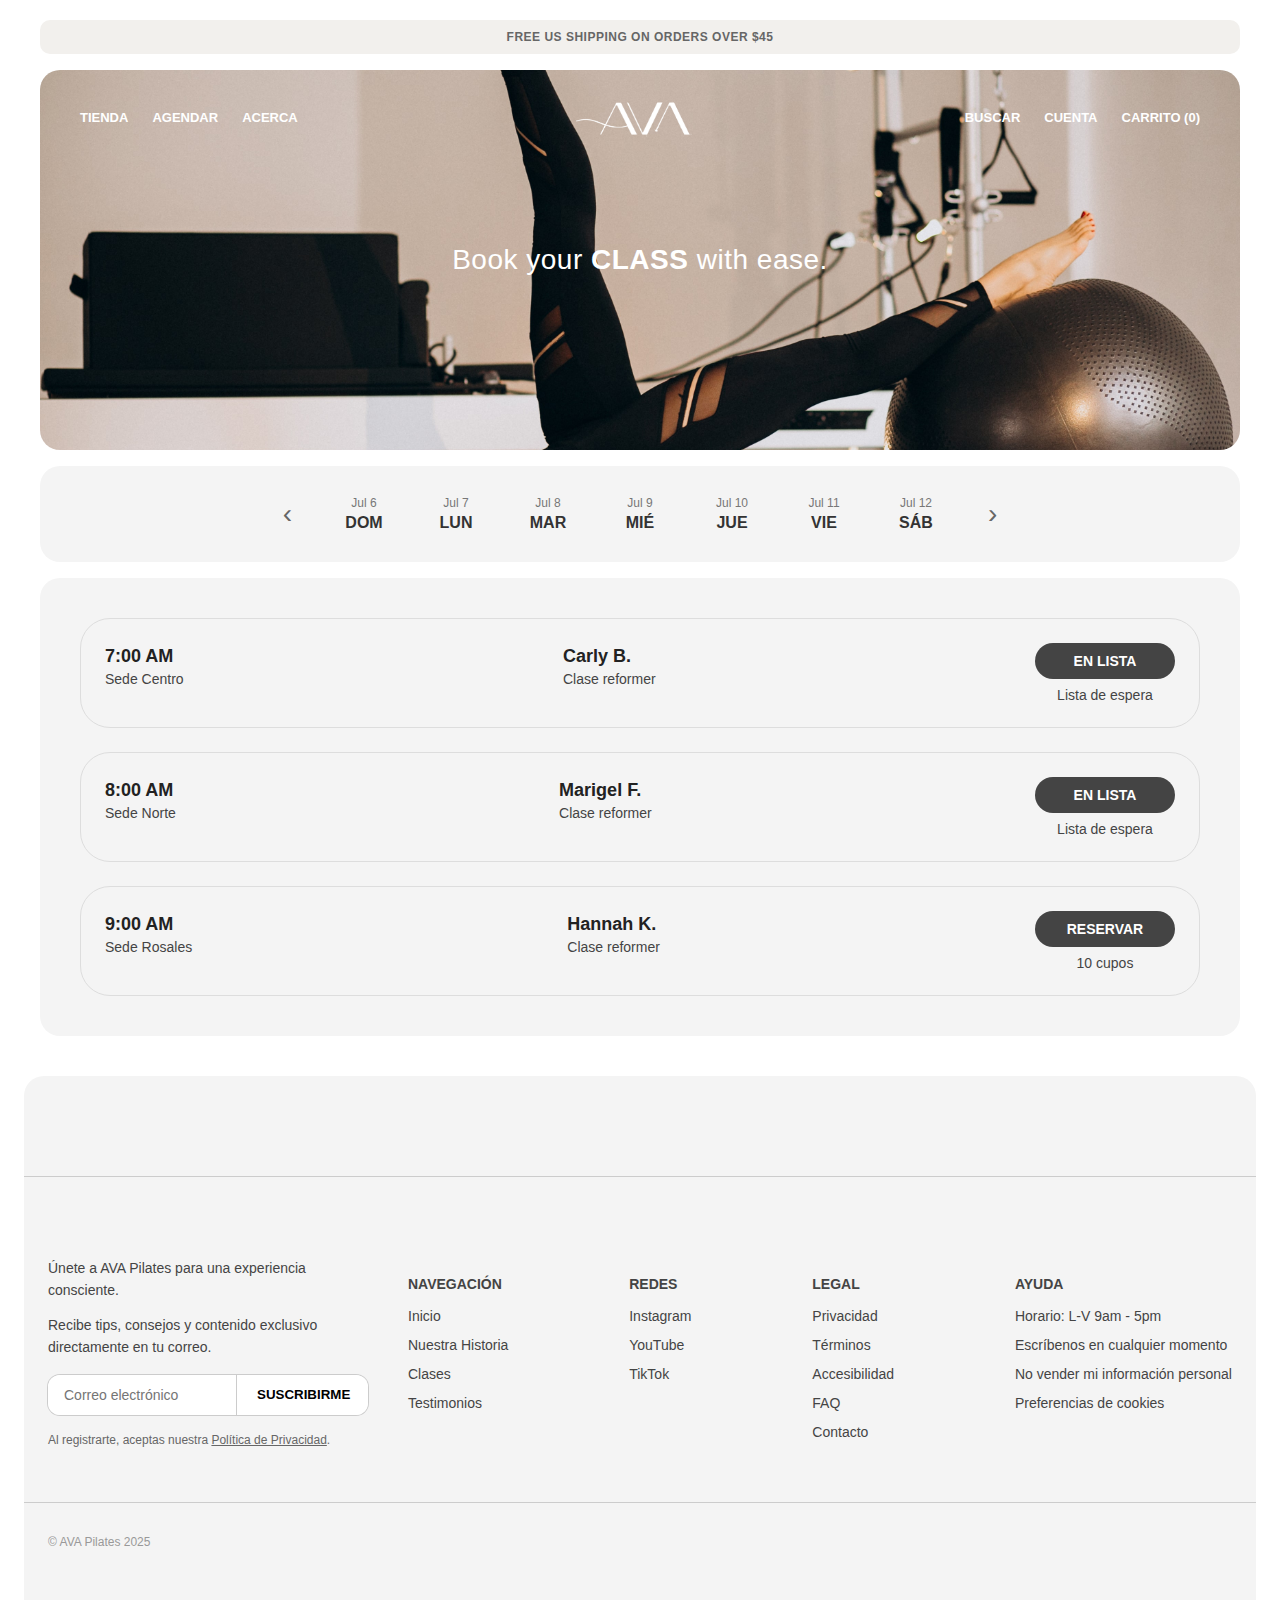
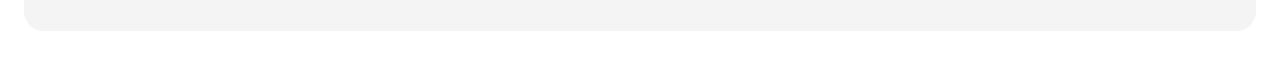
<file: citas.html>
<!DOCTYPE html>
<html lang="es">

<head>
  <meta charset="UTF-8" />
  <meta name="viewport" content="width=device-width, initial-scale=1.0" />
  <title>Citas – AVA Pilates</title>
  <link rel="stylesheet" href="style2.css" />
</head>

<body>

  <!-- FREE SHIPPING -->
  <div class="container">
    <div class="top-bar">
      FREE US SHIPPING ON ORDERS OVER $45
    </div>
  </div>

  <!-- HERO CON NAVBAR -->
  <div class="container">
    <div class="hero hero-shop">
      <div class="hero-shop-text">
        <h1>Book your <strong>CLASS</strong> with ease.</h1>
      </div>

    <div class="navbar">
                <div class="nav-left">
                    <a href="shop.html">TIENDA</a>
                    <a href="citas.html">AGENDAR</a>
                    <a href="#">ACERCA</a>
                </div>

                <div class="nav-center">
                    <img src="src/ava.png" alt="AVA Pilates Logo" class="logo">
                </div>

                <div class="nav-right">
                    <a href="#">BUSCAR</a>
                              <a href="login.html">CUENTA</a>
                    <a href="#">CARRITO (0)</a>
                </div>
            </div>
      </div>
    </div>
  </div>

<!-- SELECCIÓN DE DÍA -->
<div class="container">
  <section class="day-box">
    <button class="arrow-btn">&#8249;</button>
    
    <div class="day">
      <span class="day-date">Jul 6</span>
      <span class="day-name">DOM</span>
    </div>
    <div class="day">
      <span class="day-date">Jul 7</span>
      <span class="day-name">LUN</span>
    </div>
    <div class="day">
      <span class="day-date">Jul 8</span>
      <span class="day-name">MAR</span>
    </div>
    <div class="day">
      <span class="day-date">Jul 9</span>
      <span class="day-name">MIÉ</span>
    </div>
    <div class="day">
      <span class="day-date">Jul 10</span>
      <span class="day-name">JUE</span>
    </div>
    <div class="day">
      <span class="day-date">Jul 11</span>
      <span class="day-name">VIE</span>
    </div>
    <div class="day">
      <span class="day-date">Jul 12</span>
      <span class="day-name">SÁB</span>
    </div>

    <button class="arrow-btn">&#8250;</button>
  </section>
</div>

<!-- SECCIÓN DE CLASES DISPONIBLES -->
<div class="container">
  <section class="booking-section">
    <div class="booking-card">
      <div class="booking-time">
        <strong>7:00 AM</strong>
        <p>Sede Centro</p>
      </div>
      <div class="booking-info">
        <strong>Carly B.</strong>
        <p>Clase reformer</p>
      </div>
      <div class="booking-action">
        <button class="booking-btn">EN LISTA</button>
        <span>Lista de espera</span>
      </div>
    </div>

    <div class="booking-card">
      <div class="booking-time">
        <strong>8:00 AM</strong>
        <p>Sede Norte</p>
      </div>
      <div class="booking-info">
        <strong>Marigel F.</strong>
        <p>Clase reformer</p>
      </div>
      <div class="booking-action">
        <button class="booking-btn">EN LISTA</button>
        <span>Lista de espera</span>
      </div>
    </div>

    <div class="booking-card">
      <div class="booking-time">
        <strong>9:00 AM</strong>
        <p>Sede Rosales</p>
      </div>
      <div class="booking-info">
        <strong>Hannah K.</strong>
        <p>Clase reformer</p>
      </div>
      <div class="booking-action">
        <button class="booking-btn">RESERVAR</button>
        <span>10 cupos</span>
      </div>
    </div>
  </section>
</div>


  <!-- FOOTER (igual al resto del sitio) -->
  <div class="footer-wrapper">
    <footer class="footer">
      <div class="footer-container container">
        <div class="footer-newsletter">
          <p>Únete a AVA Pilates para una experiencia consciente.</p>
          <p>Recibe tips, consejos y contenido exclusivo directamente en tu correo.</p>
          <form class="newsletter-form">
            <input type="email" placeholder="Correo electrónico" required>
            <button type="submit">SUSCRIBIRME</button>
          </form>
          <p class="privacy-note">Al registrarte, aceptas nuestra <a href="#">Política de Privacidad</a>.</p>
        </div>

        <div class="footer-columns">
          <div>
            <h4>NAVEGACIÓN</h4>
            <ul>
              <li><a href="index.html">Inicio</a></li>
              <li><a href="#">Nuestra Historia</a></li>
              <li><a href="#">Clases</a></li>
              <li><a href="#">Testimonios</a></li>
            </ul>
          </div>
          <div>
            <h4>REDES</h4>
            <ul>
              <li><a href="#">Instagram</a></li>
              <li><a href="#">YouTube</a></li>
              <li><a href="#">TikTok</a></li>
            </ul>
          </div>
          <div>
            <h4>LEGAL</h4>
            <ul>
              <li><a href="#">Privacidad</a></li>
              <li><a href="#">Términos</a></li>
              <li><a href="#">Accesibilidad</a></li>
              <li><a href="#">FAQ</a></li>
              <li><a href="#">Contacto</a></li>
            </ul>
          </div>
          <div>
            <h4>AYUDA</h4>
            <ul>
              <li>Horario: L-V 9am - 5pm</li>
              <li><a href="#">Escríbenos en cualquier momento</a></li>
              <li><a href="#">No vender mi información personal</a></li>
              <li><a href="#">Preferencias de cookies</a></li>
            </ul>
          </div>
        </div>
      </div>
      <div class="footer-bottom container">
        <p>© AVA Pilates 2025</p>
      </div>
    </footer>
  </div>

</body>

</html>
</file>
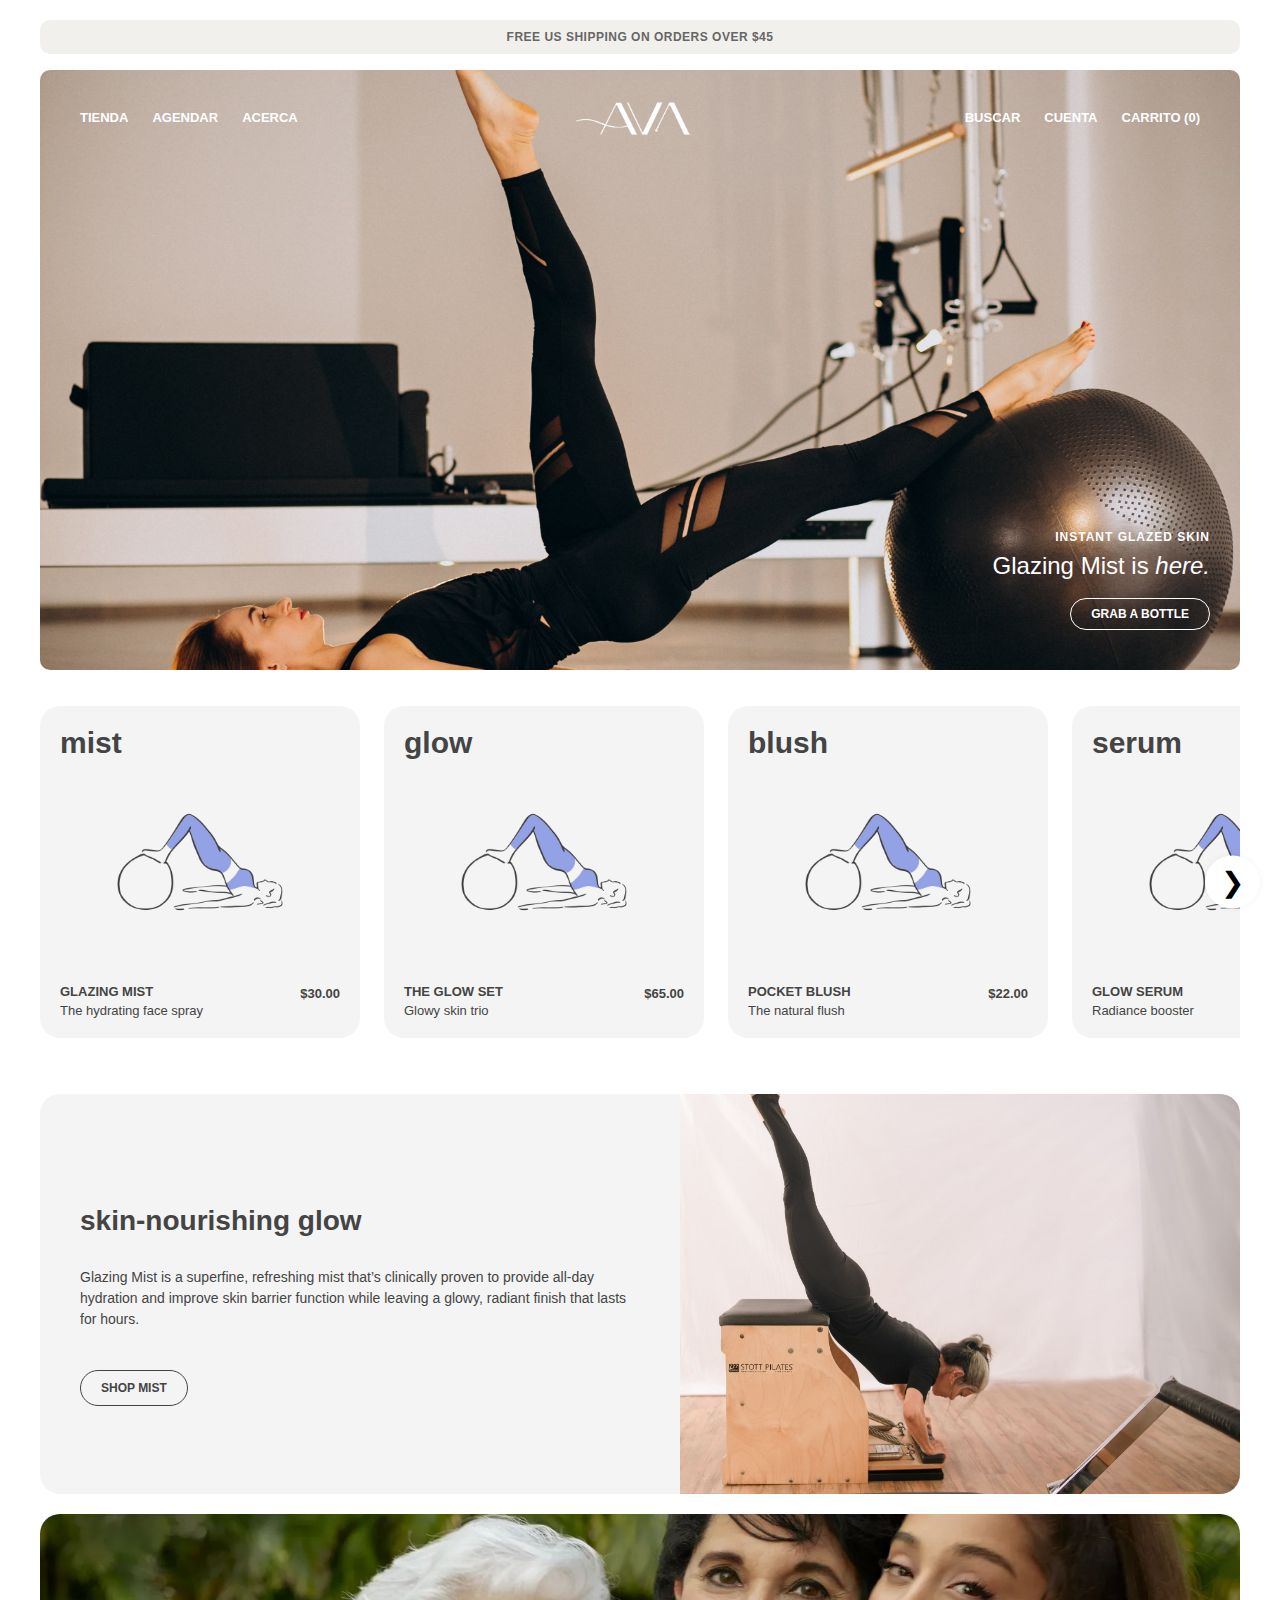
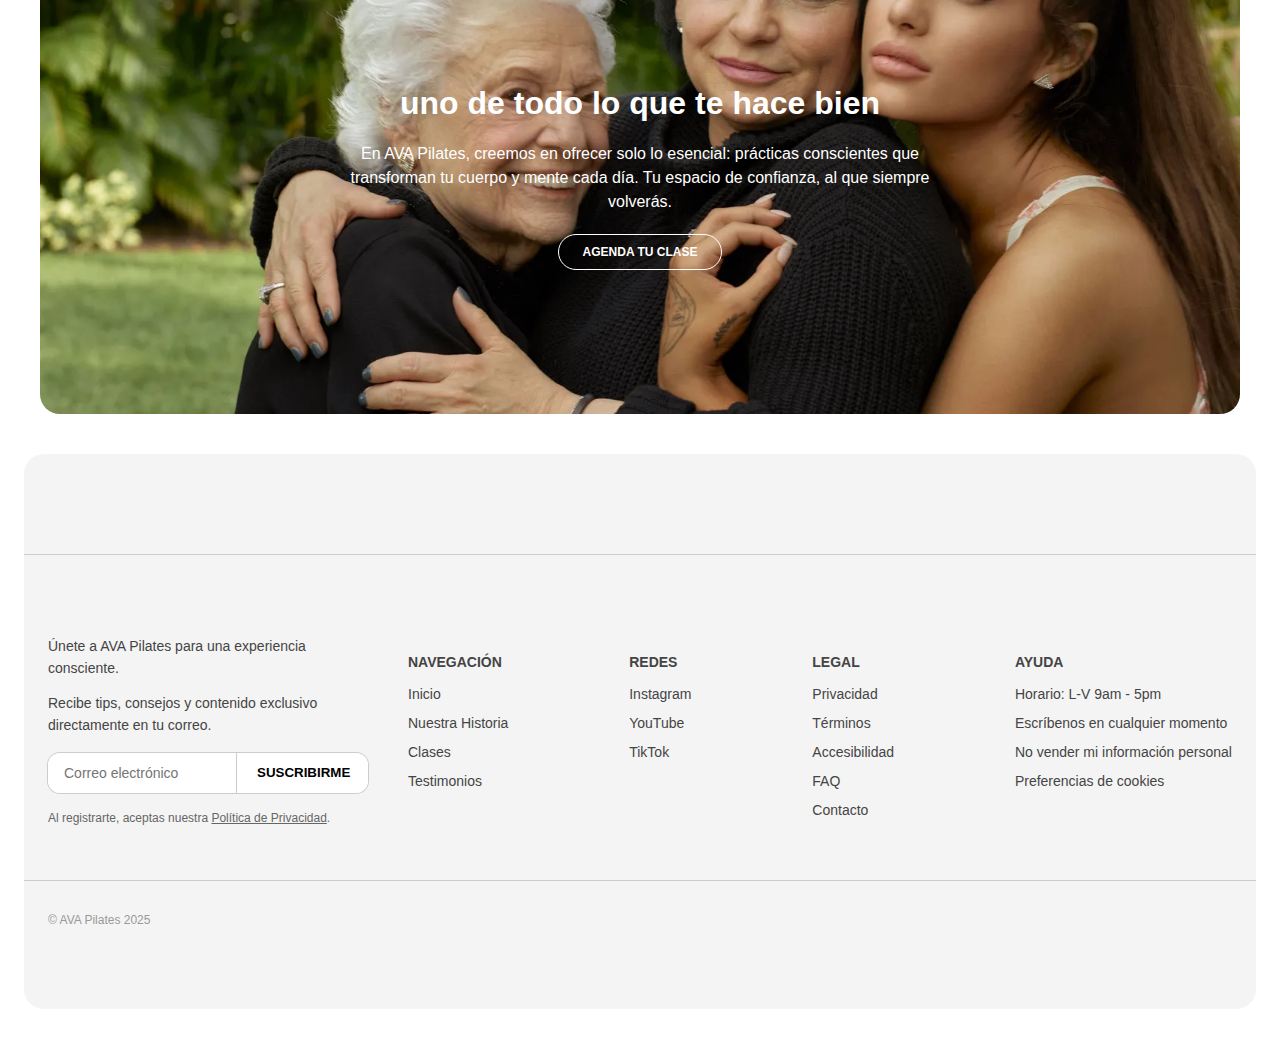
<file: index-2.html>
<!DOCTYPE html>
<html lang="en">

<head>
    <meta charset="UTF-8" />
    <meta name="viewport" content="width=device-width, initial-scale=1.0" />
    <title>ava pilates</title>
    <link rel="stylesheet" href="style2.css" />
</head>

<body>

    <!-- FREE SHIPPING -->
    <div class="container">
        <div class="top-bar">
            FREE US SHIPPING ON ORDERS OVER $45
        </div>
    </div>
    <!-- HERO SECTION -->
    <div class="container">
        <div class="hero">

            <!-- NAVBAR (dentro del hero) -->
            <div class="navbar">
                <div class="nav-left">
                    <a href="shop.html">TIENDA</a>
                    <a href="citas.html">AGENDAR</a>
                    <a href="#">ACERCA</a>
                </div>

                <div class="nav-center">
                    <img src="src/ava.png" alt="AVA Pilates Logo" class="logo">
                </div>

                <div class="nav-right">
                    <a href="#">BUSCAR</a>
                           <a href="login.html">CUENTA</a>
                    <a href="#">CARRITO (0)</a>
                </div>
            </div>


            <!-- TEXTO Y BOTÓN -->
            <div class="hero-text">
                <p>INSTANT GLAZED SKIN</p>
                <h1>Glazing Mist is <em>here.</em></h1>
                <button>GRAB A BOTTLE</button>
            </div>
        </div>
    </div>





    <!-- PRODUCTOS -->
    <div class="container">
        <section class="product-slider">
            <button class="slider-btn left" onclick="scrollSlider(-1)" id="btn-left"
                style="display: none;">&#x276E;</button>

            <div class="product-list" id="product-list">
                <!-- Producto 1 -->
                <div class="product-card">
                    <h3>mist</h3>
                    <img src="src/pilates.png" alt="Glazing Mist" />
                    <div class="info">
                        <div class="info-left">
                            <strong>GLAZING MIST</strong>
                            <p>The hydrating face spray</p>
                        </div>
                        <div class="info-right">$30.00</div>
                    </div>
                </div>

                <!-- Producto 2 -->
                <div class="product-card">
                    <h3>glow</h3>
                    <img src="src/pilates.png" alt="Glow Set" />
                    <div class="info">
                        <div class="info-left">
                            <strong>THE GLOW SET</strong>
                            <p>Glowy skin trio</p>
                        </div>
                        <div class="info-right">$65.00</div>
                    </div>
                </div>

                <!-- Producto 3 -->
                <div class="product-card">
                    <h3>blush</h3>
                    <img src="src/pilates.png" alt="Pocket Blush" />
                    <div class="info">
                        <div class="info-left">
                            <strong>POCKET BLUSH</strong>
                            <p>The natural flush</p>
                        </div>
                        <div class="info-right">$22.00</div>
                    </div>
                </div>

                <!-- Producto 4 -->
                <div class="product-card">
                    <h3>serum</h3>
                    <img src="src/pilates.png" alt="Serum" />
                    <div class="info">
                        <div class="info-left">
                            <strong>GLOW SERUM</strong>
                            <p>Radiance booster</p>
                        </div>
                        <div class="info-right">$42.00</div>
                    </div>
                </div>

                <!-- Producto 5 -->
                <div class="product-card">
                    <h3>lip balm</h3>
                    <img src="src/pilates.png" alt="Lip Balm" />
                    <div class="info">
                        <div class="info-left">
                            <strong>PEPTIDE LIP</strong>
                            <p>Glossy hydration</p>
                        </div>
                        <div class="info-right">$16.00</div>
                    </div>
                </div>
            </div>

            <button class="slider-btn right" onclick="scrollSlider(1)" id="btn-right">&#x276F;</button>
        </section>
    </div>

    <!-- SPLIT SECTION -->
    <div class="container">
        <section class="split-section">
            <div class="split-text">
                <h2>skin-nourishing glow</h2>
                <p>Glazing Mist is a superfine, refreshing mist that’s clinically proven to provide all-day hydration
                    and improve skin barrier function while leaving a glowy, radiant finish that lasts for hours.</p>
                <button class="split-button">SHOP MIST</button>
            </div>
            <div class="split-image">
                <img src="src/pilates.jpg" alt="Glazing Mist Bottle">
            </div>
        </section>
    </div>

    <!-- FULL IMAGE TEXT SECTION -->
    <section class="full-image-text container">
        <div class="overlay-content">
            <h2>uno de todo lo que te hace bien</h2>
            <p>En AVA Pilates, creemos en ofrecer solo lo esencial: prácticas conscientes que transforman tu cuerpo y
                mente cada día. Tu espacio de confianza, al que siempre volverás.</p>
            <button>Agenda tu clase</button>
        </div>
    </section>

    <!-- FOOTER -->
    <div class="footer-wrapper">
        <footer class="footer">
            <div class="footer-container container">
                <div class="footer-newsletter">
                    <p>Únete a AVA Pilates para una experiencia consciente.</p>
                    <p>Recibe tips, consejos y contenido exclusivo directamente en tu correo.</p>
                    <form class="newsletter-form">
                        <input type="email" placeholder="Correo electrónico" required>
                        <button type="submit">SUSCRIBIRME</button>
                    </form>
                    <p class="privacy-note">Al registrarte, aceptas nuestra <a href="#">Política de Privacidad</a>.</p>
                </div>

                <div class="footer-columns">
                    <div>
                        <h4>NAVEGACIÓN</h4>
                        <ul>
                            <li><a href="#">Inicio</a></li>
                            <li><a href="#">Nuestra Historia</a></li>
                            <li><a href="#">Clases</a></li>
                            <li><a href="#">Testimonios</a></li>
                        </ul>
                    </div>
                    <div>
                        <h4>REDES</h4>
                        <ul>
                            <li><a href="#">Instagram</a></li>
                            <li><a href="#">YouTube</a></li>
                            <li><a href="#">TikTok</a></li>
                        </ul>
                    </div>
                    <div>
                        <h4>LEGAL</h4>
                        <ul>
                            <li><a href="#">Privacidad</a></li>
                            <li><a href="#">Términos</a></li>
                            <li><a href="#">Accesibilidad</a></li>
                            <li><a href="#">FAQ</a></li>
                            <li><a href="#">Contacto</a></li>
                        </ul>
                    </div>
                    <div>
                        <h4>AYUDA</h4>
                        <ul>
                            <li>Horario: L-V 9am - 5pm</li>
                            <li><a href="#">Escríbenos en cualquier momento</a></li>
                            <li><a href="#">No vender mi información personal</a></li>
                            <li><a href="#">Preferencias de cookies</a></li>
                        </ul>
                    </div>
                </div>
            </div>

            <div class="footer-bottom container">
                <p>© AVA Pilates 2025</p>
            </div>
        </footer>
    </div>

    <!-- SCRIPT -->
    <script>
        const slider = document.getElementById('product-list');
        const leftBtn = document.getElementById('btn-left');
        const rightBtn = document.getElementById('btn-right');
        const stickyNavbar = document.getElementById("sticky-navbar");

        function scrollSlider(direction) {
            const scrollAmount = 300;
            slider.scrollBy({
                left: direction * scrollAmount,
                behavior: 'smooth'
            });
        }

        slider.addEventListener('scroll', () => {
            leftBtn.style.display = slider.scrollLeft > 10 ? 'block' : 'none';
        });

        window.addEventListener("scroll", () => {
            if (window.scrollY > 400) {
                stickyNavbar.classList.add("visible");
            } else {
                stickyNavbar.classList.remove("visible");
            }
        });

    </script>

</body>


</html>
</file>
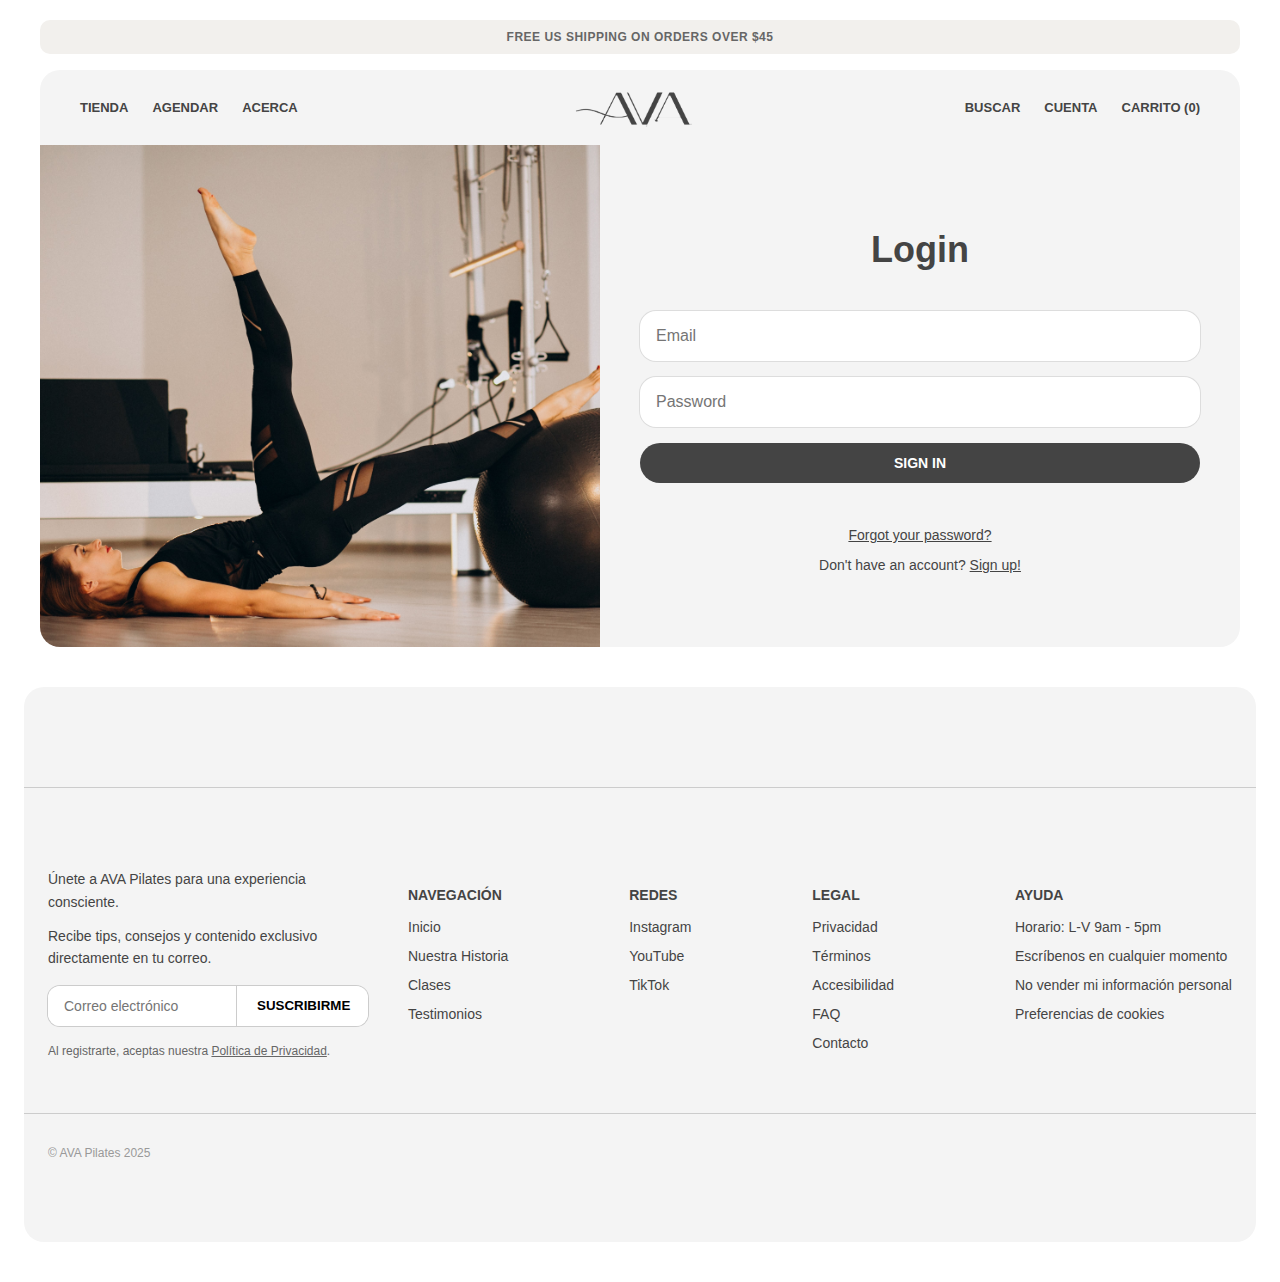
<file: login.html>
<!DOCTYPE html>
<html lang="es">

<head>
  <meta charset="UTF-8" />
  <meta name="viewport" content="width=device-width, initial-scale=1.0" />
  <title>Iniciar sesión – AVA Pilates</title>
  <link rel="stylesheet" href="style2.css" />
</head>

<body>
  <!-- FREE SHIPPING -->
  <div class="container">
    <div class="top-bar">
      FREE US SHIPPING ON ORDERS OVER $45
    </div>
  </div>



<!-- HERO CON LOGIN SPLIT -->
<div class="container login-hero">
  <div class="navbar login-navbar">
    <div class="nav-left">
      <a href="shop.html">TIENDA</a>
      <a href="citas.html">AGENDAR</a>
      <a href="#">ACERCA</a>
    </div>

    <div class="nav-center">
      <img src="src/ava2.png" alt="AVA Pilates Logo" class="logo">
    </div>

    <div class="nav-right">
      <a href="#">BUSCAR</a>
      <a href="#">CUENTA</a>
      <a href="#">CARRITO (0)</a>
    </div>
  </div>

  <div class="login-section">
    <div class="login-image"></div>
   <div class="login-form">
  <h1>Login</h1>
  <form>
    <input type="email" placeholder="Email" required>
    <input type="password" placeholder="Password" required>
    <button type="submit" class="outline-btn">SIGN IN</button>
  </form>
  <div class="login-note">
    <p><a href="#">Forgot your password?</a></p>
    <p>Don't have an account? <a href="register.html">Sign up!</a></p>
  </div>
</div>

  </div>
</div>


  <!-- FOOTER -->
  <div class="footer-wrapper">
    <footer class="footer">
      <div class="footer-container container">
        <div class="footer-newsletter">
          <p>Únete a AVA Pilates para una experiencia consciente.</p>
          <p>Recibe tips, consejos y contenido exclusivo directamente en tu correo.</p>
          <form class="newsletter-form">
            <input type="email" placeholder="Correo electrónico" required>
            <button type="submit">SUSCRIBIRME</button>
          </form>
          <p class="privacy-note">Al registrarte, aceptas nuestra <a href="#">Política de Privacidad</a>.</p>
        </div>

        <div class="footer-columns">
          <div>
            <h4>NAVEGACIÓN</h4>
            <ul>
              <li><a href="index.html">Inicio</a></li>
              <li><a href="#">Nuestra Historia</a></li>
              <li><a href="#">Clases</a></li>
              <li><a href="#">Testimonios</a></li>
            </ul>
          </div>
          <div>
            <h4>REDES</h4>
            <ul>
              <li><a href="#">Instagram</a></li>
              <li><a href="#">YouTube</a></li>
              <li><a href="#">TikTok</a></li>
            </ul>
          </div>
          <div>
            <h4>LEGAL</h4>
            <ul>
              <li><a href="#">Privacidad</a></li>
              <li><a href="#">Términos</a></li>
              <li><a href="#">Accesibilidad</a></li>
              <li><a href="#">FAQ</a></li>
              <li><a href="#">Contacto</a></li>
            </ul>
          </div>
          <div>
            <h4>AYUDA</h4>
            <ul>
              <li>Horario: L-V 9am - 5pm</li>
              <li><a href="#">Escríbenos en cualquier momento</a></li>
              <li><a href="#">No vender mi información personal</a></li>
              <li><a href="#">Preferencias de cookies</a></li>
            </ul>
          </div>
        </div>
      </div>
      <div class="footer-bottom container">
        <p>© AVA Pilates 2025</p>
      </div>
    </footer>
  </div>
</body>
</html>
</file>
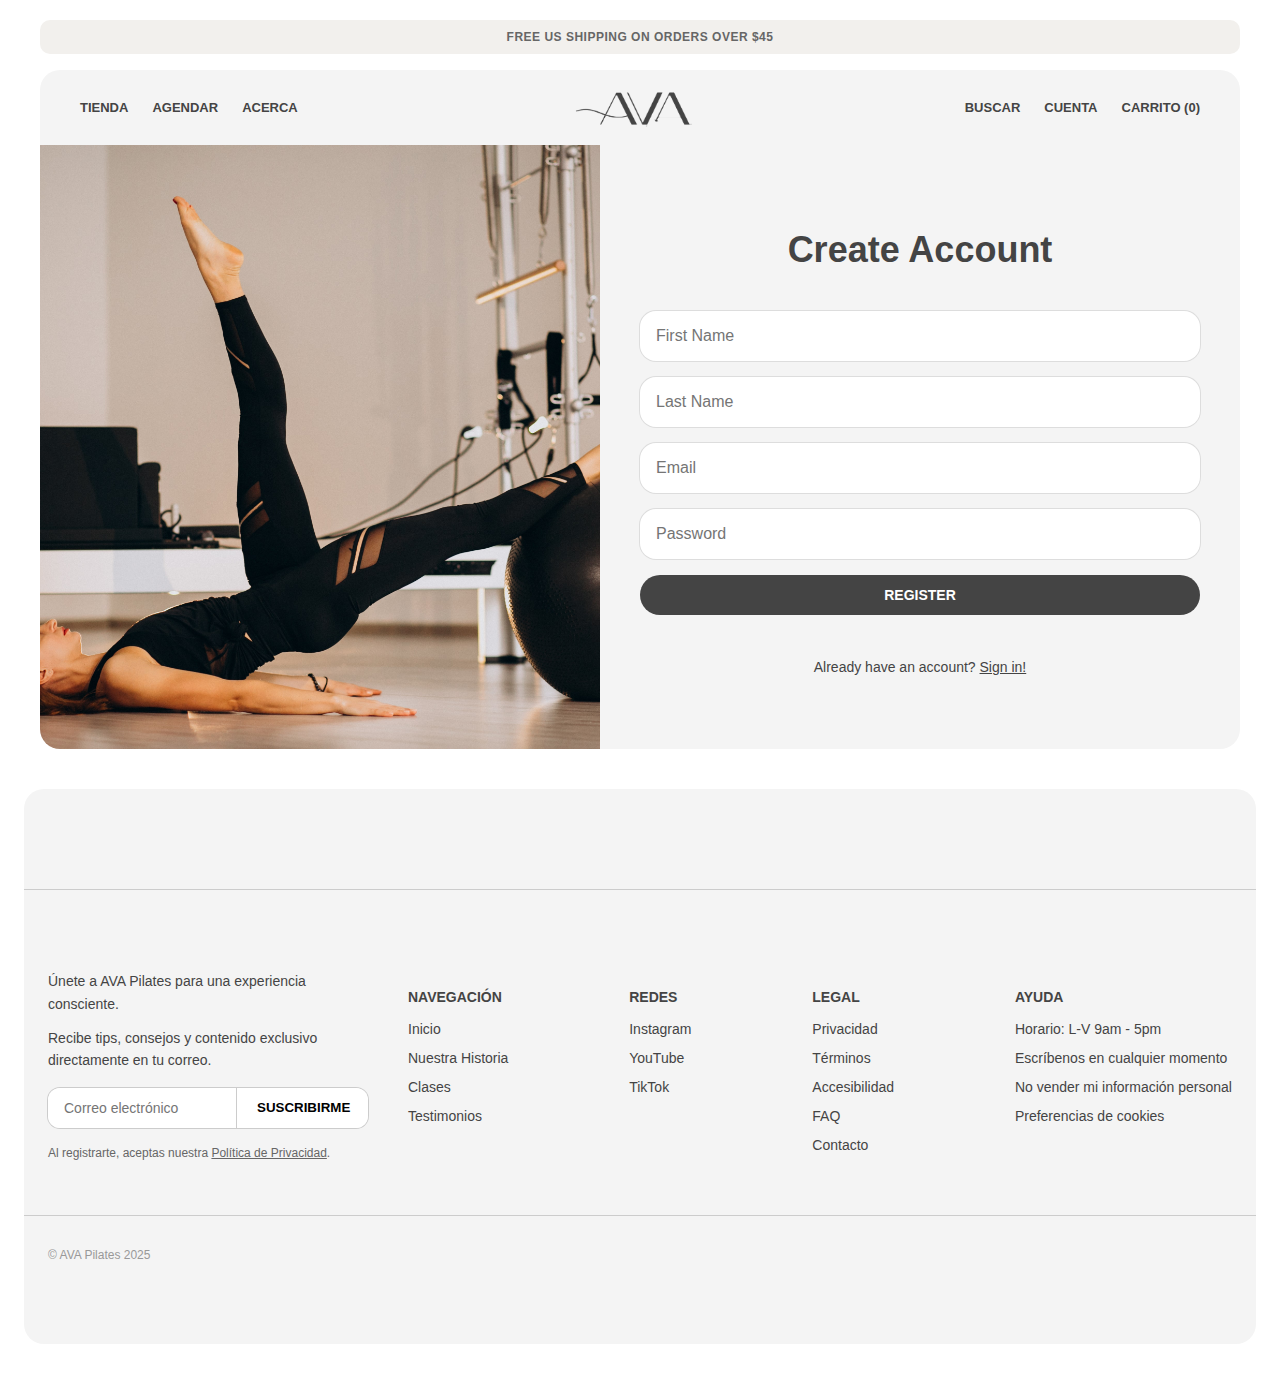
<file: register.html>
<!DOCTYPE html>
<html lang="es">

<head>
  <meta charset="UTF-8" />
  <meta name="viewport" content="width=device-width, initial-scale=1.0" />
  <title>Crear cuenta – AVA Pilates</title>
  <link rel="stylesheet" href="style2.css" />
</head>

<body>
  <!-- FREE SHIPPING -->
  <div class="container">
    <div class="top-bar">
      FREE US SHIPPING ON ORDERS OVER $45
    </div>
  </div>

  <!-- HERO CON LOGIN SPLIT -->
  <div class="container login-hero">
    <div class="navbar login-navbar">
      <div class="nav-left">
        <a href="shop.html">TIENDA</a>
        <a href="citas.html">AGENDAR</a>
        <a href="#">ACERCA</a>
      </div>

      <div class="nav-center">
        <img src="src/ava2.png" alt="AVA Pilates Logo" class="logo">
      </div>

      <div class="nav-right">
        <a href="#">BUSCAR</a>
        <a href="login.html">CUENTA</a>
        <a href="#">CARRITO (0)</a>
      </div>
    </div>

    <div class="login-section">
      <div class="login-image"></div>
      <div class="login-form">
        <h1>Create <strong>Account</strong></h1>
        <form>
          <input type="text" placeholder="First Name" required>
          <input type="text" placeholder="Last Name" required>
          <input type="email" placeholder="Email" required>
          <input type="password" placeholder="Password" required>
          <button type="submit" class="outline-btn">REGISTER</button>
        </form>
        <div class="login-note">
          <p>Already have an account? <a href="login.html">Sign in!</a></p>
        </div>
      </div>
    </div>
  </div>

  <!-- FOOTER -->
  <div class="footer-wrapper">
    <footer class="footer">
      <div class="footer-container container">
        <div class="footer-newsletter">
          <p>Únete a AVA Pilates para una experiencia consciente.</p>
          <p>Recibe tips, consejos y contenido exclusivo directamente en tu correo.</p>
          <form class="newsletter-form">
            <input type="email" placeholder="Correo electrónico" required>
            <button type="submit">SUSCRIBIRME</button>
          </form>
          <p class="privacy-note">Al registrarte, aceptas nuestra <a href="#">Política de Privacidad</a>.</p>
        </div>

        <div class="footer-columns">
          <div>
            <h4>NAVEGACIÓN</h4>
            <ul>
              <li><a href="index.html">Inicio</a></li>
              <li><a href="#">Nuestra Historia</a></li>
              <li><a href="#">Clases</a></li>
              <li><a href="#">Testimonios</a></li>
            </ul>
          </div>
          <div>
            <h4>REDES</h4>
            <ul>
              <li><a href="#">Instagram</a></li>
              <li><a href="#">YouTube</a></li>
              <li><a href="#">TikTok</a></li>
            </ul>
          </div>
          <div>
            <h4>LEGAL</h4>
            <ul>
              <li><a href="#">Privacidad</a></li>
              <li><a href="#">Términos</a></li>
              <li><a href="#">Accesibilidad</a></li>
              <li><a href="#">FAQ</a></li>
              <li><a href="#">Contacto</a></li>
            </ul>
          </div>
          <div>
            <h4>AYUDA</h4>
            <ul>
              <li>Horario: L-V 9am - 5pm</li>
              <li><a href="#">Escríbenos en cualquier momento</a></li>
              <li><a href="#">No vender mi información personal</a></li>
              <li><a href="#">Preferencias de cookies</a></li>
            </ul>
          </div>
        </div>
      </div>
      <div class="footer-bottom container">
        <p>© AVA Pilates 2025</p>
      </div>
    </footer>
  </div>
</body>

</html>
</file>
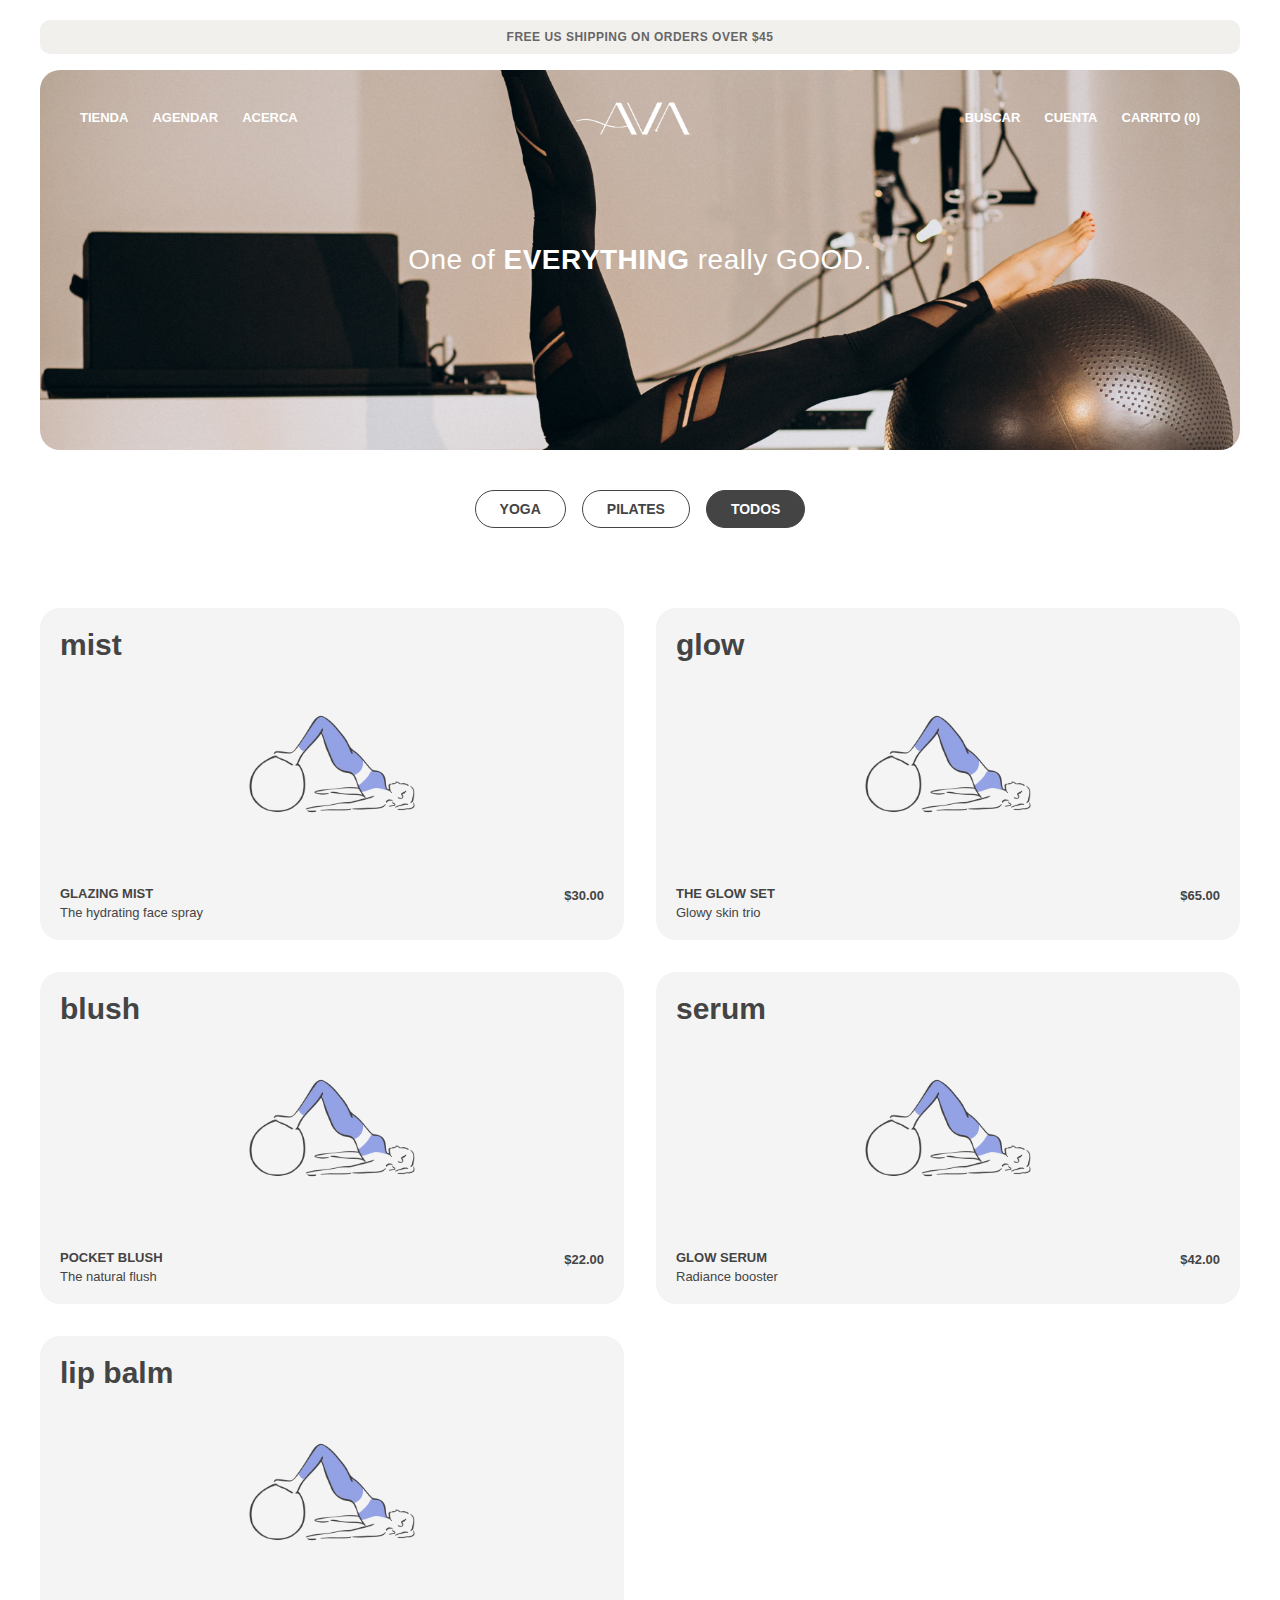
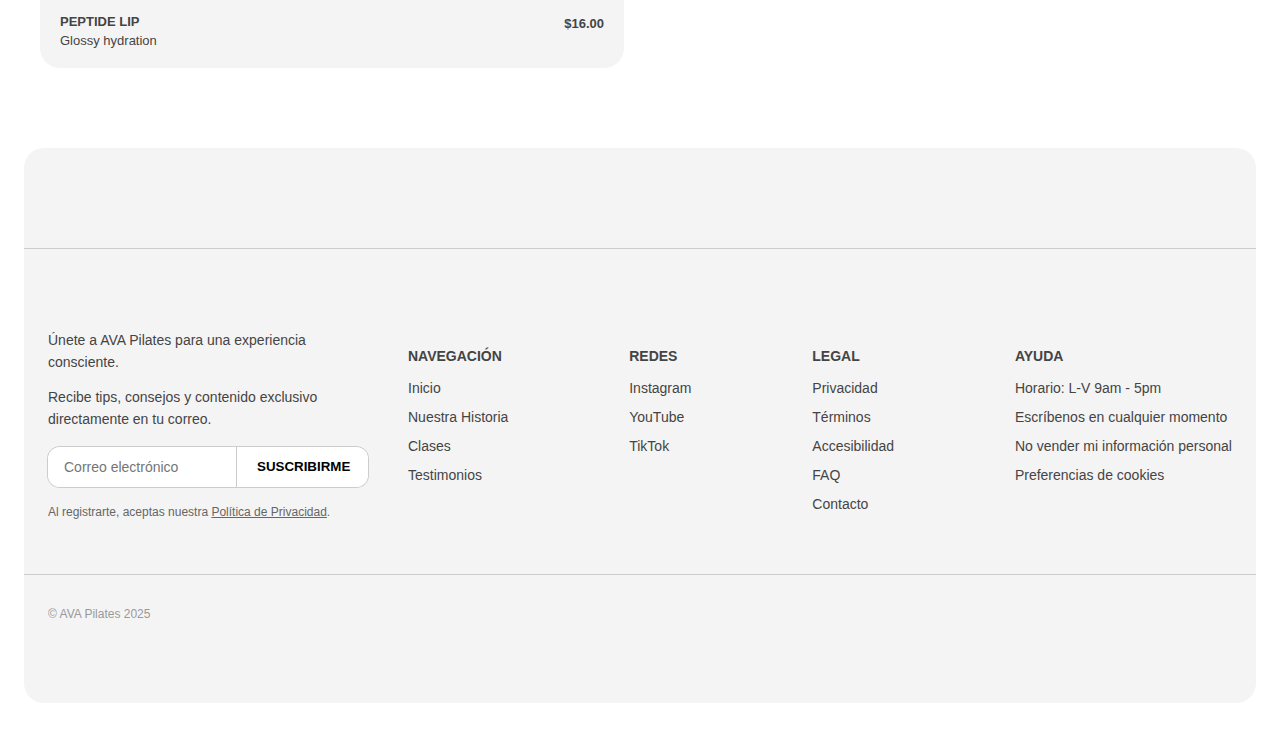
<file: shop.html>
<!DOCTYPE html>
<html lang="es">

<head>
  <meta charset="UTF-8" />
  <meta name="viewport" content="width=device-width, initial-scale=1.0" />
  <title>Tienda – AVA Pilates</title>
  <link rel="stylesheet" href="style2.css" />
</head>

<body>

  <!-- FREE SHIPPING -->
  <div class="container">
    <div class="top-bar">
      FREE US SHIPPING ON ORDERS OVER $45
    </div>
  </div>

  <!-- HERO CON NAVBAR -->
  <div class="container">
    <div class="hero hero-shop">
 <div class="hero-shop-text">
      <h1>One of <strong>EVERYTHING</strong> really GOOD.</h1>
    </div>

     <div class="navbar">
                <div class="nav-left">
                    <a href="shop.html">TIENDA</a>
                    <a href="citas.html">AGENDAR</a>
                    <a href="#">ACERCA</a>
                </div>

                <div class="nav-center">
                    <img src="src/ava.png" alt="AVA Pilates Logo" class="logo">
                </div>

                <div class="nav-right">
                    <a href="#">BUSCAR</a>
                              <a href="login.html">CUENTA</a>
                    <a href="#">CARRITO (0)</a>
                </div>
            </div>

    </div>
  </div>
  <!-- FILTROS -->
<div class="container">
  <div class="filter-buttons">
    <button class="filter-btn">YOGA</button>
    <button class="filter-btn">PILATES</button>
    <button class="filter-btn active">TODOS</button>
  </div>
</div>
<!-- SECCIÓN DE PRODUCTOS EN GRID -->
<div class="container">
  <section class="product-grid">
    
    <!-- Producto 1 -->
    <div class="product-card">
      <h3>mist</h3>
      <img src="src/pilates.png" alt="Glazing Mist" />
      <div class="info">
        <div class="info-left">
          <strong>GLAZING MIST</strong>
          <p>The hydrating face spray</p>
        </div>
        <div class="info-right">$30.00</div>
      </div>
    </div>

    <!-- Producto 2 -->
    <div class="product-card">
      <h3>glow</h3>
      <img src="src/pilates.png" alt="Glow Set" />
      <div class="info">
        <div class="info-left">
          <strong>THE GLOW SET</strong>
          <p>Glowy skin trio</p>
        </div>
        <div class="info-right">$65.00</div>
      </div>
    </div>

    <!-- Producto 3 -->
    <div class="product-card">
      <h3>blush</h3>
      <img src="src/pilates.png" alt="Pocket Blush" />
      <div class="info">
        <div class="info-left">
          <strong>POCKET BLUSH</strong>
          <p>The natural flush</p>
        </div>
        <div class="info-right">$22.00</div>
      </div>
    </div>

    <!-- Producto 4 -->
    <div class="product-card">
      <h3>serum</h3>
      <img src="src/pilates.png" alt="Glow Serum" />
      <div class="info">
        <div class="info-left">
          <strong>GLOW SERUM</strong>
          <p>Radiance booster</p>
        </div>
        <div class="info-right">$42.00</div>
      </div>
    </div>

    <!-- Producto 5 -->
    <div class="product-card">
      <h3>lip balm</h3>
      <img src="src/pilates.png" alt="Peptide Lip" />
      <div class="info">
        <div class="info-left">
          <strong>PEPTIDE LIP</strong>
          <p>Glossy hydration</p>
        </div>
        <div class="info-right">$16.00</div>
      </div>
    </div>

  </section>
</div>


  <!-- FOOTER (copiado tal cual del index) -->
  <div class="footer-wrapper">
    <footer class="footer">
      <div class="footer-container container">
        <div class="footer-newsletter">
          <p>Únete a AVA Pilates para una experiencia consciente.</p>
          <p>Recibe tips, consejos y contenido exclusivo directamente en tu correo.</p>
          <form class="newsletter-form">
            <input type="email" placeholder="Correo electrónico" required>
            <button type="submit">SUSCRIBIRME</button>
          </form>
          <p class="privacy-note">Al registrarte, aceptas nuestra <a href="#">Política de Privacidad</a>.</p>
        </div>

        <div class="footer-columns">
          <div>
            <h4>NAVEGACIÓN</h4>
            <ul>
              <li><a href="index.html">Inicio</a></li>
              <li><a href="#">Nuestra Historia</a></li>
              <li><a href="#">Clases</a></li>
              <li><a href="#">Testimonios</a></li>
            </ul>
          </div>
          <div>
            <h4>REDES</h4>
            <ul>
              <li><a href="#">Instagram</a></li>
              <li><a href="#">YouTube</a></li>
              <li><a href="#">TikTok</a></li>
            </ul>
          </div>
          <div>
            <h4>LEGAL</h4>
            <ul>
              <li><a href="#">Privacidad</a></li>
              <li><a href="#">Términos</a></li>
              <li><a href="#">Accesibilidad</a></li>
              <li><a href="#">FAQ</a></li>
              <li><a href="#">Contacto</a></li>
            </ul>
          </div>
          <div>
            <h4>AYUDA</h4>
            <ul>
              <li>Horario: L-V 9am - 5pm</li>
              <li><a href="#">Escríbenos en cualquier momento</a></li>
              <li><a href="#">No vender mi información personal</a></li>
              <li><a href="#">Preferencias de cookies</a></li>
            </ul>
          </div>
        </div>
      </div>
      <div class="footer-bottom container">
        <p>© AVA Pilates 2025</p>
      </div>
    </footer>
  </div>

</body>

</html>
</file>
<file: style2.css>
body {
  margin: 0;
  padding: 0 24px;
  /* espaciado blanco a los lados */
  font-family: 'Helvetica Neue', sans-serif;
  background-color: #ffffff;
}

/* Contenedor central */
.container {
  max-width: 1200px;
  margin: 0 auto 16px auto;
  /* solo margen inferior */
  padding: 0;
}

.container:first-of-type {
  margin-top: 20px;
  /* solo el primero tiene margen superior */
}

/* Free shipping */
.top-bar {
  background-color: #f2f0ed;
  text-align: center;
  padding: 10px 0;
  font-weight: bold;
  font-size: 12px;
  letter-spacing: 0.5px;
  border-radius: 10px;
  color: #666666;
  /* gris medio */
}


/* Hero gif */
.hero {
  position: relative;
  /* necesario para posicionar elementos dentro */
  background-image: url('src/pilates-c.jpg');
  background-size: cover;
  background-position: center;
  height: 600px;
  border-radius: 10px;
  overflow: hidden;
  /* para que el botón no se salga */
}


/* navbar */
.navbar {
  display: flex;
  justify-content: space-between;
  align-items: center;
  padding: 40px;
  /* solo arriba y abajo */
  color: white;
  font-weight: bold;
  font-size: 14px;
  text-transform: uppercase;
}



.nav-left,
.nav-right {
  display: flex;
  gap: 24px;
}

.nav-center {
  display: flex;
  justify-content: center;
  flex: 1;
  position: absolute;
  left: 50%;
  transform: translateX(-50%);
}

.logo {
  height: 40px;
  object-fit: contain;
}

/* estilo general de los links */
.navbar a {
  color: white;
  text-decoration: none;
  font-weight: bold;
  font-size: 13px;
}

.hero-text {
  position: absolute;
  bottom: 30px;
  right: 30px;
  text-align: right;
  color: white;
  max-width: 300px;
  padding-bottom: 10px;
}

.hero-text p {
  margin: 0;
  font-size: 12px;
  font-weight: bold;
  letter-spacing: 1px;
  text-transform: uppercase;
}

.hero-text h1 {
  font-size: 24px;
  font-weight: normal;
  margin: 8px 0;
}

.hero-text em {
  font-style: italic;
}

.hero-text button {
  margin-top: 10px;
  padding: 8px 20px;
  border: 1.5px solid white;
  background: transparent;
  color: white;
  font-size: 12px;
  border-radius: 20px;
  cursor: pointer;
  font-weight: bold;
  text-transform: uppercase;
  white-space: nowrap;
}

.product-slider {
  position: relative;
  background-color: white;
  /* fondo blanco como toda la página */
  padding: 20px 0;
  border-radius: 10px;
}

/* contenedor scrollable */
.product-list {
  display: flex;
  gap: 24px;
  overflow-x: auto;
  scroll-behavior: smooth;
  padding: 0 0 20px 0;
  /* quitamos padding-left */
}


/* cada producto es un "contenedor" individual */
.product-card {
  min-width: 280px;
  background-color: #f4f4f4;
  border-radius: 20px;
  padding: 20px;
  flex-shrink: 0;
  display: flex;
  flex-direction: column;
  align-items: center;
  text-align: center;
}

/* resto igual */
.product-card h3 {
  font-size: 30px;
  font-weight: 800;
  color: #444;
  text-align: left;
  width: 100%;
  margin: 0 0 12px 0;
}

.product-card img {
  width: 180px;
  margin-bottom: 16px;
}

/* sección de información dentro del producto */
.product-card .info {
  display: flex;
  justify-content: space-between;
  align-items: flex-start;
  width: 100%;
  font-size: 13px;
  color: #444;
  /* mismo color para ambos */
  margin-top: 16px;
}

/* nombre + descripción a la izquierda */
.info-left {
  text-align: left;
}

.info-left strong {
  display: block;
  font-weight: bold;
  margin-bottom: 4px;
  color: #444;
  /* mismo color */
}

.info-left p {
  margin: 0;
  font-weight: normal;
  color: #444;
  /* mismo color */
}

/* precio a la derecha */
.info-right {
  font-weight: bold;
  white-space: nowrap;
  padding-top: 2px;
  color: #444;
}



.product-card .info span {
  float: right;
}

.product-card:first-child {
  margin-left: 0;
}


/* botones de navegación */
.slider-btn {
  position: absolute;
  top: 50%;
  transform: translateY(-50%);
  background-color: white;
  border: none;
  font-size: 28px;
  padding: 10px 16px;
  border-radius: 50%;
  cursor: pointer;
  z-index: 2;
  box-shadow: 0 0 6px rgba(0, 0, 0, 0.05);
}

.slider-btn.left {
  left: 0;
  margin-left: -20px;
}

.slider-btn.right {
  right: 0;
  margin-right: -20px;
}

.split-section {
  display: flex;
  background-color: #f4f4f4;
  border-radius: 20px;
  overflow: hidden;
  flex-wrap: wrap;
  height: 400px;
  /* fijo o auto, ajusta según gusto */
}

.split-text {
  flex: 1;
  padding: 40px;
  display: flex;
  flex-direction: column;
  justify-content: center;
}

.split-text h2 {
  font-size: 28px;
  font-weight: 800;
  margin-bottom: 16px;
  color: #444;
}

.split-text p {
  font-size: 14px;
  line-height: 1.5;
  color: #444;
  margin-bottom: 20px;
}

.split-text button {
  padding: 10px 20px;
  border: 1.5px solid #444;
  background: transparent;
  color: #444;
  font-weight: bold;
  font-size: 12px;
  border-radius: 20px;
  cursor: pointer;
  text-transform: uppercase;

}

.split-image {
  flex: 1;
  min-width: 300px;
  height: 100%;
}

.split-image img {
  width: 100%;
  height: 100%;
  object-fit: cover;
  display: block;
  border-radius: 0;
  /* elimina bordes si había */
}

.split-button {
  margin-top: 20px;
  padding: 8px 20px;
  border: 1.5px solid #333;
  background: transparent;
  color: #333;
  font-size: 12px;
  border-radius: 20px;
  cursor: pointer;
  font-weight: bold;
  text-transform: uppercase;
  white-space: nowrap;
  display: inline-block;
  /* evita que se estire */
}

.split-text button {
  align-self: flex-start;
  /* esto impide que se estire */
}

.full-image-text {
  position: relative;
  height: 500px;
  background-image: url('src/pilates3.jpg');
  background-size: cover;
  background-position: center;
  border-radius: 20px;
  display: flex;
  align-items: center;
  justify-content: center;
  text-align: center;
  overflow: hidden;
  color: white;
}

.overlay-content {
  padding: 40px;
  max-width: 600px;
}


.overlay-content h2 {
  font-size: 32px;
  font-weight: bold;
  margin-bottom: 20px;
}

.overlay-content p {
  font-size: 16px;
  line-height: 1.5;
  margin-bottom: 20px;
}

.overlay-content button {
  padding: 10px 24px;
  border: 1.5px solid white;
  background: transparent;
  color: white;
  font-size: 12px;
  border-radius: 30px;
  cursor: pointer;
  font-weight: bold;
  text-transform: uppercase;
  white-space: nowrap;
}

.footer {
  background-color: #f4f4f4;
  padding: 60px 0 30px 0;
  font-size: 14px;
  color: #444;
  font-family: Helvetica, sans-serif;
  border-top: 1px solid #ccc;
  /* línea superior como rhode */
  margin-top: 60px;
}

.footer-container {
  display: flex;
  flex-wrap: wrap;
  justify-content: space-between;
  align-items: flex-start;
  max-width: 1200px;
  margin: 0 auto;
  padding: 0 24px;
  gap: 40px;
}

.footer-newsletter {
  flex: 1 1 280px;
  max-width: 320px;
}

.footer-newsletter p {
  margin: 0 0 12px 0;
  line-height: 1.6;
}

.newsletter-form {
  display: flex;
  margin: 16px 0;
  border-radius: 12px;
  overflow: hidden;
  box-shadow: 0 0 0 1px #ccc;
}

.newsletter-form input {
  flex: 1;
  padding: 12px 16px;
  border: none;
  font-family: Helvetica, sans-serif;
  font-size: 14px;
}

.newsletter-form button {
  padding: 12px 20px;
  border: none;
  background-color: white;
  font-weight: bold;
  font-family: Helvetica, sans-serif;
  cursor: pointer;
  border-left: 1px solid #ccc;
}

.privacy-note {
  font-size: 12px;
  color: #666;
  margin-top: 8px;
  line-height: 1.5;
}

.privacy-note a {
  text-decoration: underline;
  color: #666;
}

.footer-columns {
  display: flex;
  flex: 2 1 600px;
  justify-content: space-between;
  flex-wrap: wrap;
  gap: 40px;
}

.footer-columns h4 {
  margin-bottom: 14px;
  font-weight: bold;
  font-size: 14px;
}

.footer-columns ul {
  list-style: none;
  padding: 0;
  margin: 0;
}

.footer-columns li {
  margin-bottom: 8px;
  line-height: 1.5;
}

.footer-columns a {
  color: #444;
  text-decoration: none;
}

.footer-columns a:hover {
  text-decoration: underline;
}

.footer-bottom {
  max-width: 1200px;
  margin: 40px auto 0 auto;
  padding: 20px 24px 0 24px;
  font-size: 12px;
  color: #999;
  display: flex;
  justify-content: space-between;
  align-items: center;
  border-top: 1px solid #ccc;
}


.footer-wrapper {
  background-color: #f4f4f4;
  border-radius: 20px;
  margin: 40px auto;
  padding: 40px 0;
  max-width: 1280px;
}



.sticky-navbar .navbar.sticky .nav-center {
  display: flex;
  justify-content: center;
  flex: 1;
  position: absolute;
  left: 50%;
  transform: translateX(-50%);
}


.hero-shop {
  height: 380px; /* o el alto que prefieras */
  position: relative;
  background-image: url('src/pilates-c.jpg');
  background-size: cover;
  background-position: center;
  border-radius: 20px;
  overflow: hidden;
}

/* Texto centrado */
.hero-shop-text {
  position: absolute;
  top: 50%;
  left: 50%;
  transform: translate(-50%, -50%);
  text-align: center;
  color: white;
  padding: 0 20px;
}

.hero-shop-text h1 {
  font-size: 28px;
  font-weight: 400;
  letter-spacing: 0.5px;
}

.hero-shop-text strong {
  font-weight: bold;
}

.filter-buttons {
  display: flex;
  justify-content: center;
  gap: 16px;
  margin: 40px 0;
  flex-wrap: wrap;
}

.filter-btn {
  padding: 10px 24px;
  font-size: 14px;
  font-weight: bold;
  border: 1.5px solid #444;
  background-color: white;
  color: #444;
  border-radius: 40px;
  cursor: pointer;
  text-transform: uppercase;
  font-family: 'Helvetica Neue', sans-serif;
  transition: background-color 0.3s, color 0.3s;
}

.filter-btn:hover {
  background-color: #444;
  color: white;
}

.filter-btn.active {
  background-color: #444;
  color: white;
}

.product-grid {
  display: grid;
  grid-template-columns: repeat(2, 1fr); /* exactamente 2 columnas */
  gap: 32px;
  padding: 40px 0;
}
@media (max-width: 700px) {
  .product-grid {
    grid-template-columns: 1fr; /* 1 columna en pantallas pequeñas */
  }
}

.product-box {
  background-color: #f4f4f4;
  border-radius: 20px;
  padding: 24px;
  display: flex;
  flex-direction: column;
  justify-content: space-between;
}

.product-box h3 {
  font-size: 26px;
  font-weight: 800;
  color: #444;
  margin-bottom: 12px;
  text-transform: lowercase;
}

.product-box img {
  width: 100%;
  max-width: 180px;
  margin: 0 auto 24px auto;
}

.info-box {
  display: flex;
  justify-content: space-between;
  align-items: flex-start;
  font-size: 14px;
  color: #444;
}

.info-box strong {
  display: block;
  font-weight: bold;
  margin-bottom: 4px;
}

.info-box p {
  margin: 0;
  font-weight: normal;
  color: #444;
}

.info-right {
  font-weight: bold;
  white-space: nowrap;
  color: #444;
}

.day-selector {
  display: flex;
  align-items: center;
  justify-content: center;
  gap: 32px;
  padding: 40px 0;
  flex-wrap: nowrap;
  overflow-x: auto;
}

.day {
  display: flex;
  flex-direction: column;
  align-items: center;
  font-family: 'Helvetica Neue', sans-serif;
  color: #333;
  font-size: 16px;
  font-weight: bold;
  min-width: 60px;
}

.day-date {
  font-size: 12px;
  font-weight: normal;
  color: #777;
  margin-bottom: 4px;
}

.arrow-btn {
  background: none;
  border: none;
  font-size: 28px;
  cursor: pointer;
  color: #666;
  padding: 0 10px;
}

.day-box {
  background-color: #f4f4f4;
  border-radius: 20px;
  padding: 30px 20px;
  display: flex;
  align-items: center;
  justify-content: center;
  gap: 32px;
  flex-wrap: nowrap;
  overflow-x: auto;
}

.day {
  display: flex;
  flex-direction: column;
  align-items: center;
  font-family: 'Helvetica Neue', sans-serif;
  color: #333;
  font-size: 16px;
  font-weight: bold;
  min-width: 60px;
}

.day-date {
  font-size: 12px;
  font-weight: normal;
  color: #777;
  margin-bottom: 4px;
}

.day-name {
  text-transform: uppercase;
}

.arrow-btn {
  background: none;
  border: none;
  font-size: 28px;
  cursor: pointer;
  color: #666;
  padding: 0 10px;
}

.booking-section {
  background-color: #f4f4f4;
  border-radius: 20px;
  padding: 40px;
  display: flex;
  flex-direction: column;
  gap: 24px;
}

.booking-card {
  background-color: #f4f4f4;
  border: 1px solid #ddd;
  border-radius: 30px;
  padding: 24px;
  display: flex;
  align-items: center;
  justify-content: space-between;
  font-family: 'Helvetica Neue', sans-serif;
}

.booking-time,
.booking-info {
  color: #444;
}

.booking-time strong {
  font-size: 18px;
  color: #222;
}

.booking-time p,
.booking-info p {
  font-size: 14px;
  margin-top: 4px;
}

.booking-info strong {
  font-size: 18px;
  color: #222;
  display: block;
  margin-bottom: 4px;
}

.booking-action {
  text-align: center;
  color: #444;
}

.booking-action button {
  padding: 10px 24px;
  border-radius: 40px;
  font-weight: bold;
  font-size: 14px;
  border: none;
  cursor: pointer;
  text-transform: uppercase;
  font-family: 'Helvetica Neue', sans-serif;
}

.waitlist-btn {
  background-color: #1f1c3f;
  color: white;
}

.book-btn {
  background-color: #1f1c3f;
  color: white;
}

.booking-action span {
  display: block;
  margin-top: 8px;
  font-size: 14px;
  color: #444;
}

.booking-section {
  background-color: #f4f4f4;
  border-radius: 20px;
  padding: 40px;
  display: flex;
  flex-direction: column;
  gap: 24px;
}

.booking-card {
  background-color: #f4f4f4;
  border: 1px solid #ddd;
  border-radius: 30px;
  padding: 24px;
  display: flex;
  align-items: center;
  justify-content: space-between;
  font-family: 'Helvetica Neue', sans-serif;
}

.booking-time,
.booking-info {
  color: #444;
}

.booking-time strong {
  font-size: 18px;
  color: #222;
}

.booking-time p,
.booking-info p {
  font-size: 14px;
  margin-top: 4px;
  color: #444;
}

.booking-info strong {
  font-size: 18px;
  color: #222;
  display: block;
  margin-bottom: 4px;
}

.booking-action {
  text-align: center;
  color: #444;
  min-width: 140px; /* ancho mínimo fijo para todos los botones */
}

.booking-btn {
  padding: 10px 24px;
  border-radius: 40px;
  font-weight: bold;
  font-size: 14px;
  border: none;
  cursor: pointer;
  text-transform: uppercase;
  font-family: 'Helvetica Neue', sans-serif;
  background-color: #444 !important; /* fuerza el fondo gris oscuro */
  color: white !important;           /* fuerza el texto blanco */
  width: 100%;
  max-width: 140px;
  appearance: none; /* elimina estilo por defecto de algunos navegadores */
  -webkit-appearance: none; /* Safari */
}

.booking-action span {
  display: block;
  margin-top: 8px;
  font-size: 14px;
  color: #444;
}

/* navbar especial para login */
.login-navbar {
  background-color: #f4f4f4;
  border-bottom: none;
  border-radius: 20px 20px 0 0;
  padding: 30px 40px;
}

.login-navbar a {
  color: #444 !important; /* texto gris oscuro para coherencia */
}

/* login section dividida */
.login-section {
  display: flex;
  flex-wrap: wrap;
  border-radius: 0 0 20px 20px;
  overflow: hidden;
  height: 500px;
}

/* imagen a la izquierda */
.login-image {
  flex: 1;
  min-width: 300px;
  background-image: url('src/pilates-c.jpg'); /* cámbialo si usas otra imagen */
  background-size: cover;
  background-position: center;
}

/* formulario a la derecha */
.login-form {
  flex: 1;
  min-width: 300px;
  background-color: #f4f4f4;
  padding: 60px 40px;
  display: flex;
  flex-direction: column;
  justify-content: center;
  overflow-y: auto; /* ✅ permite que el contenido crezca */
}


.login-form h1 {
  font-size: 28px;
  font-weight: 400;
  color: #444;
  margin-bottom: 30px;
}

.login-form h1 strong {
  font-weight: 800;
}

.login-form form {
  display: flex;
  flex-direction: column;
  gap: 16px;
}

.login-form input {
  padding: 12px 16px;
  border-radius: 8px;
  border: 1px solid #ccc;
  font-size: 14px;
  font-family: Helvetica, sans-serif;
}

.login-form button {
  padding: 12px 16px;
  background-color: #444;
  color: white;
  border: none;
  border-radius: 30px;
  font-size: 14px;
  font-weight: bold;
  cursor: pointer;
  text-transform: uppercase;
  font-family: Helvetica, sans-serif;
}

.login-note {
  font-size: 12px;
  margin-top: 10px;
  color: #666;
  text-align: center;
}

.login-note a {
  color: #666;
  text-decoration: underline;
}

.login-form h1 {
  font-size: 36px;
  font-weight: 800;
  color: #444;
  text-align: center;
  margin-bottom: 40px;
}

/* input estilo limpio */
.login-form input {
  padding: 16px;
  border-radius: 16px;
  border: none;
  font-size: 16px;
  background-color: white;
  font-family: Helvetica, sans-serif;
  box-shadow: 0 0 0 1px #ddd;
  transition: box-shadow 0.3s;
}

.login-form input:focus {
  outline: none;
  box-shadow: 0 0 0 2px #aaa;
}

/* botón outline */
.outline-btn {
  padding: 14px;
  font-size: 16px;
  font-weight: bold;
  border: 2px solid #444;
  background-color: transparent;
  color: #444;
  border-radius: 30px;
  cursor: pointer;
  transition: background-color 0.3s, color 0.3s;
}

.outline-btn:hover {
  background-color: #444;
  color: white;
}

/* enlaces sutiles */
.login-note {
  margin-top: 30px;
  font-size: 14px;
  color: #444;
  text-align: center;
}

.login-note a {
  color: #444;
  text-decoration: underline;
}

.login-section {
  height: auto;
  min-height: 500px;
}
</file>
